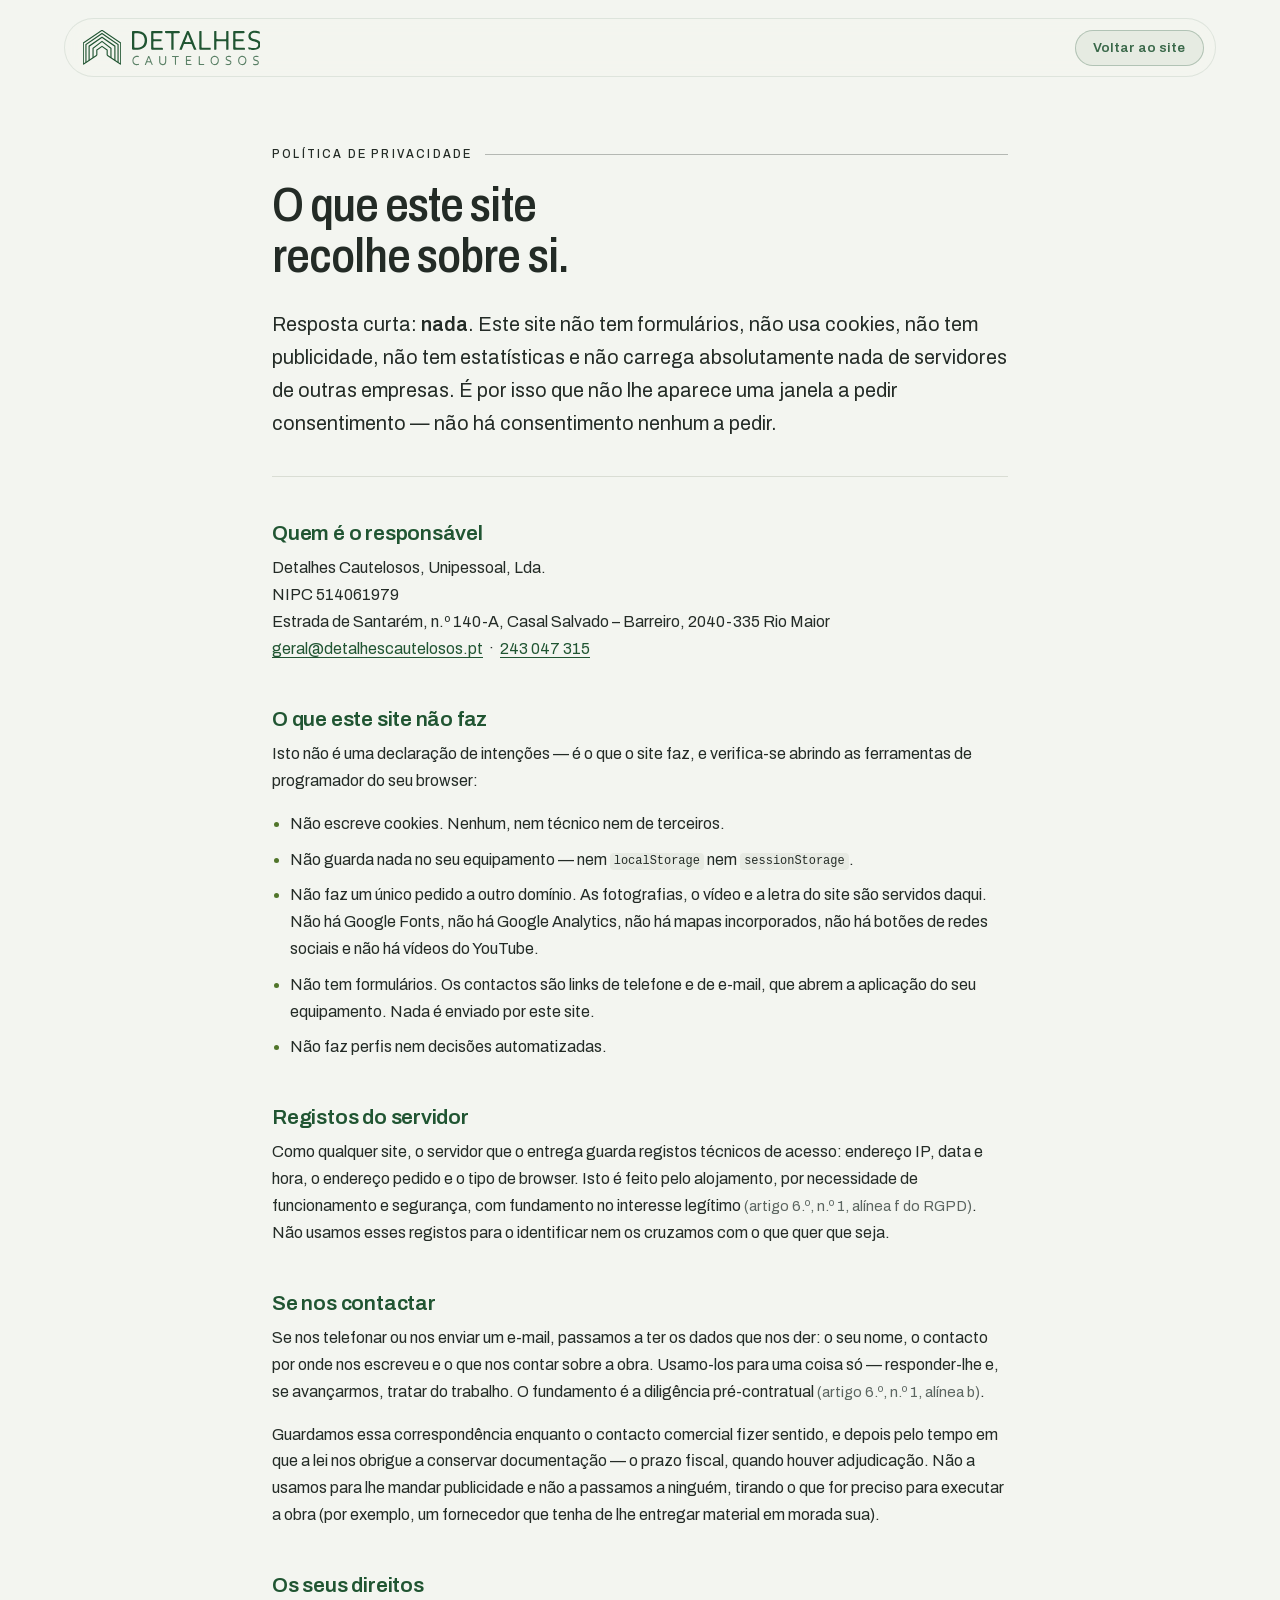
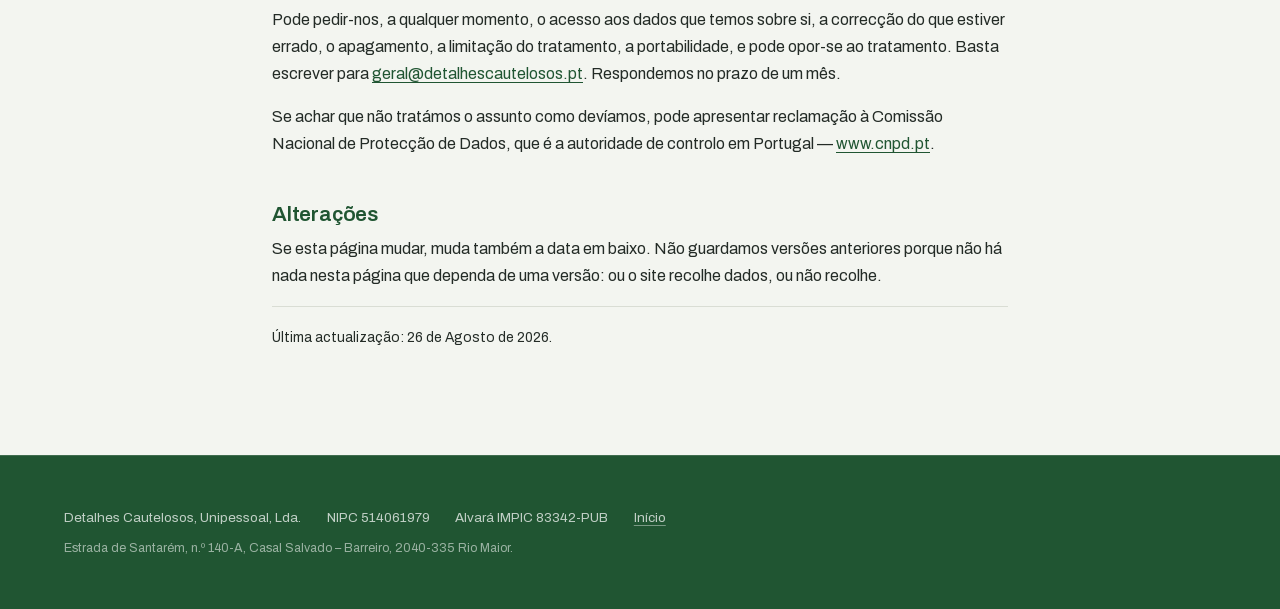
<file: privacidade.html>
<!doctype html>
<html lang="pt">
<head>
<meta charset="utf-8">
<meta name="viewport" content="width=device-width, initial-scale=1">
<title>Política de privacidade — Detalhes Cautelosos</title>
<meta name="description" content="O que este site recolhe, o que não recolhe, e o que acontece aos seus dados se nos contactar.">
<meta name="theme-color" content="#F3F5F0">
<meta name="robots" content="index, follow">

<!-- ⚠️ `marca/…` e nao `../detalhes-cautelosos/marca/…`. O caminho antigo saia de `public/`, e o
     servidor respondia 200 com o fallback em vez do ficheiro: doze `var(--dc-…)`
     por definir nesta pagina, todos a falhar em silencio. O ficheiro que esta
     aqui e GERADO por `app/gera-marca.py` a partir de `marca/dc-cores.css` —
     uma paleta, um sitio. -->
<link rel="stylesheet" href="marca/dc-cores.css">
<link rel="stylesheet" href="tipo.css">
<link rel="stylesheet" href="estilo.css">
<link rel="stylesheet" href="texto.css">
</head>
<body>

<header class="barra barra--fixa barra--clara">
  <a class="barra__marca" href="index.html" aria-label="Detalhes Cautelosos — início">
    <svg class="barra__simbolo" viewBox="0 0 297 269.89" fill="none"
         stroke="currentColor" stroke-width="9" stroke-linejoin="miter"
         stroke-miterlimit="4" aria-hidden="true">
      <path d="M2,267.89 L2,102.42 L148.5,2.42 L295,102.42 L295,267.89"/>
      <path d="M23,253.89 L23,113.27 L148.5,26.72 L274,113.27 L274,253.89"/>
      <path d="M47.75,237.39 L47.75,126.38 L148.5,55.92 L249.25,126.38 L249.25,237.39"/>
      <path d="M78.5,216.89 L78.5,142.3 L148.5,88.82 L218.5,142.3 L218.5,216.89"/>
      <path d="M108,197.22 L108,157.5 L148.5,127.72 L189,157.5 L189,197.22"/>
      <path d="M108,197.22 L2,267.89"/>
      <path d="M189,197.22 L295,267.89"/>
    </svg>
    <svg class="barra__nome" xmlns="http://www.w3.org/2000/svg" viewBox="308 519 406 120">
      <path fill="currentColor" fill-rule="evenodd" d="M679.76,584C677.75,583.13 680.43,584.23 678,583.46C675.15,582.55 675.55,580.44 675.55,578C675.55,577.14 675.19,576.65 676,575.94C676.99,576.76 680.99,577.77 682.39,578.11C688.63,579.59 699.03,580.45 704,575.5C706.55,572.9 707.45,567.99 706,564.6C705.75,564.03 705.34,563.54 705,563.02C698.17,556.05 685.32,558.96 678.52,550.99C676.36,548.46 675.51,545.28 675.48,542C675.39,534.49 679.29,528.46 686.48,525.99C692.12,524.06 698.23,524.28 704,525.46C705.36,525.73 706.65,526.17 708,526.46C711.54,527.27 711.58,528.71 711.58,532C711.58,532.89 711.81,533.7 711,534.28C709.45,533.42 707.71,532.99 706.02,532.49C700.41,530.85 690.31,529.64 685.61,534C682.65,537.03 681.74,542.14 684,545.83C684.94,546.88 685.79,547.74 687,548.5C693.9,552.88 707.43,551.23 712.58,560.92C713.55,562.74 714,565.1 714.13,567.15C714.23,568.81 714.01,570.46 713.67,572.09C711.18,583.71 699.18,585.9 689,585.52C687.26,585.46 681.12,584.76 679.76,584Z M313,584.52C311.8,584.52 310.31,584.75 309.23,584.11C308.09,583.44 308.07,582.16 308.07,581C308.07,578 308.07,575 308.07,572C308.07,558 308.07,544 308.07,530C308.07,528.82 307.85,527.43 308.68,526.44C309.82,525.09 316.11,525.6 318,525.6C327.12,525.6 336.42,526.02 344.28,531.22C352.43,536.61 355.65,545.55 355.63,555C355.6,564.25 352.52,572.75 344.92,578.42C335.71,585.3 323.86,584.52 313,584.52Z M405,584.52C394.33,584.52 383.67,584.52 373,584.52C371.89,584.52 370.39,584.78 369.4,584.11C368.37,583.42 368.5,582.07 368.5,581C368.5,578 368.5,575 368.5,572C368.5,558 368.5,544 368.5,530C368.5,528.75 368.15,526.77 369.42,525.96C370.64,525.19 376.29,525.6 378,525.6C385,525.6 392,525.6 399,525.6C399.69,525.6 404.02,525.41 404.17,526C404.59,527.54 404.31,529.42 404.31,531C404.21,531.29 404.14,531.6 404,531.88C403.81,532.25 403.18,532.07 402.76,532.11C401.18,532.26 399.59,532.22 398,532.22C392,532.22 386,532.22 380,532.22C378.85,532.22 377.42,531.99 376.44,532.76C375.46,533.54 375.6,534.9 375.6,536C375.6,539 375.6,542 375.6,545C375.6,546.35 375.26,549.35 376.03,550.46C376.83,551.62 379.76,551.23 381,551.23C386,551.23 391,551.23 396,551.23C396.87,551.23 399.29,551.01 400,551.23C400.37,551.34 400.68,551.62 401,551.84C401.17,551.96 401.1,556.42 401.1,557C400.39,557.81 397.14,557.57 396,557.57C390.67,557.57 385.33,557.57 380,557.57C378.77,557.57 376.78,557.21 375.98,558.45C375.22,559.62 375.6,561.68 375.6,563C375.6,566.67 375.6,570.33 375.6,574C375.6,575.17 375.32,577.13 376.57,577.84C377.68,578.46 381.6,578.13 383,578.13C388.67,578.13 394.33,578.13 400,578.13C401.45,578.13 403.45,577.76 404.71,578.68C405.96,579.58 406.03,583.5 405.77,584C405.63,584.28 405.26,584.35 405,584.52Z M439,584.37C437.96,584.53 432.66,584.9 432.16,584C432,583.71 432.16,583.33 432.16,583C432.16,567.67 432.16,552.33 432.16,537C432.16,535.76 432.55,533.77 431.47,532.84C430.38,531.91 428.31,532.22 427,532.22C424,532.22 421,532.22 418,532.22C416.68,532.22 414.64,532.61 413.45,531.93C412,531.11 412.42,527.4 412.57,526C413.38,525.25 414.93,525.6 416,525.6C418.33,525.6 420.67,525.6 423,525.6C433,525.6 443,525.6 453,525.6C454.42,525.6 456.43,525.24 457.72,525.96C458.99,526.67 459.19,529.78 458.89,531C458.8,531.36 458.56,531.67 458.39,532C457.35,532.58 454.3,532.22 453,532.22C449,532.22 445,532.22 441,532.22C440.22,532.22 439.65,531.96 439.35,533C439.25,533.34 439.48,533.69 439.48,534.04C439.48,534.37 439.37,534.68 439.35,535C439.17,537.64 439.35,540.35 439.35,543C439.35,555 439.35,567 439.35,579C439.35,580.13 439.59,583.06 439.35,584C439.31,584.16 439.12,584.24 439,584.37Z M511,584.42C509.86,584.53 504.87,584.78 504,584.48C503.79,584.4 503.69,584.16 503.53,584C503.17,582.76 502.57,581.63 502.11,580.42C500.76,576.84 498.2,571.41 497.29,568C497.07,567.67 496.8,567.17 496.43,567C495.66,566.64 491.99,566.72 491,566.72C485,566.72 479,566.72 473,566.72C472.84,566.8 472.12,567.14 472,567.32C471.48,568.12 470.88,570.01 470.48,570.97C468.96,574.59 467.41,578.28 466.17,582C465.79,582.58 465.49,584.21 465,584.39C463.93,584.79 459.33,584.54 458,584.45C457.85,584.3 457.56,584.21 457.56,584C457.56,583.66 458.54,581.75 458.72,581.32C460.07,578 461.46,574.69 462.78,571.36C466.64,561.62 470.54,551.86 474.65,542.22C476.04,538.93 477.32,535.59 478.69,532.29C479.1,531.3 479.37,529.85 480.03,529C480.31,528.35 480.44,527.64 480.75,527C481.67,525.13 486.68,525.13 487.85,526.66C488.86,528 490.61,533.24 491.41,535.12C493.43,539.83 495.33,544.6 497.21,549.36C499.36,554.8 501.73,560.15 503.86,565.6C505.32,569.34 507.65,575.64 509.37,579C509.55,579.69 511.4,584 511.4,584C511.4,584.19 511.13,584.28 511,584.42Z M556,584.5C545.68,584.73 535.33,584.52 525,584.52C523.89,584.52 522.4,584.78 521.41,584.11C520.39,583.41 520.53,582.06 520.53,581C520.53,578 520.53,575 520.53,572C520.53,558.33 520.53,544.67 520.53,531C520.53,529.68 520.15,527.61 520.94,526.45C521.85,525.1 525.53,525.6 527,525.6C528,526.37 527.63,527.71 527.65,529C527.68,532 527.65,535 527.65,538C527.65,550 527.65,562 527.65,574C527.65,575.16 527.38,577.11 528.62,577.82C529.74,578.46 533.59,578.13 535,578.13C540.33,578.13 545.67,578.13 551,578.13C551.66,578.13 555.68,577.98 556,578.17C556.79,578.63 556.48,583.01 556.48,584C556.32,584.17 556.16,584.33 556,584.5Z M612,584.52C611.05,584.52 606.57,584.71 606,584.51C605.28,584.26 605.51,583.53 605.51,583C605.51,576 605.51,569 605.51,562C605.51,560.74 605.86,558.76 604.59,557.94C603.41,557.18 598.59,557.57 597,557.57C591,557.57 585,557.57 579,557.57C577.77,557.57 575.78,557.21 574.98,558.45C574.23,559.61 574.6,562.6 574.6,564C574.6,569 574.6,574 574.6,579C574.6,580.36 574.99,582.42 574.16,583.61C573.17,585.04 569.56,584.52 568,584.52C567.83,584.35 567.58,584.23 567.5,584C567.31,583.43 567.5,581.66 567.5,581C567.5,577.67 567.5,574.33 567.5,571C567.5,557.67 567.5,544.33 567.5,531C567.5,529.68 567.12,527.6 567.92,526.44C568.85,525.1 572.52,525.6 574,525.6C574.16,525.74 574.4,525.81 574.48,526C574.84,526.83 574.6,529.95 574.6,531C574.6,536.33 574.6,541.67 574.6,547C574.6,548.18 574.27,550.16 575.51,550.9C576.67,551.6 581.45,551.23 583,551.23C589,551.23 595,551.23 601,551.23C602.19,551.23 604.21,551.63 605.05,550.49C605.87,549.38 605.51,546.36 605.51,545C605.51,540.33 605.51,535.67 605.51,531C605.51,529.68 605.13,527.6 605.93,526.44C606.85,525.1 610.53,525.6 612,525.6C612.96,526.38 612.6,527.84 612.62,529C612.66,532.33 612.62,535.67 612.62,539C612.62,552.33 612.62,565.67 612.62,579C612.62,579.73 612.78,583.6 612.62,584C612.52,584.25 612.21,584.35 612,584.52Z M664,584.52C653.33,584.52 642.67,584.52 632,584.52C630.89,584.52 629.4,584.77 628.42,584.1C627.42,583.41 627.56,582.06 627.56,581C627.56,578 627.56,575 627.56,572C627.56,558 627.56,544 627.56,530C627.56,528.77 627.2,526.78 628.45,525.98C629.66,525.2 635.3,525.6 637,525.6C644,525.6 651,525.6 658,525.6C659.31,525.6 661.38,525.23 662.54,525.99C663.91,526.88 663.5,530.7 663.07,532C662.63,532.44 657.89,532.22 657,532.22C651,532.22 645,532.22 639,532.22C637.85,532.22 636.45,532 635.48,532.79C634.53,533.56 634.69,534.92 634.69,536C634.69,539 634.69,542 634.69,545C634.69,546.37 634.35,549.26 635.11,550.42C635.89,551.59 638.78,551.23 640,551.23C645,551.23 650,551.23 655,551.23C656.48,551.23 658.69,550.8 660,551.61C660.43,551.88 660.25,556.25 660.25,557C659.45,557.91 656.23,557.57 655,557.57C649.67,557.57 644.33,557.57 639,557.57C637.79,557.57 635.8,557.22 635.03,558.47C634.31,559.64 634.69,561.69 634.69,563C634.69,566.67 634.69,570.33 634.69,574C634.69,575.14 634.43,577.09 635.65,577.8C636.79,578.46 640.58,578.13 642,578.13C647.67,578.13 653.33,578.13 659,578.13C660.49,578.13 662.47,577.78 663.77,578.68C665.18,579.65 665.16,583.63 664.93,584C664.75,584.3 664.31,584.35 664,584.52Z M321,532.23C319.41,532.21 316.83,531.72 315.78,533.29C314.9,534.59 315.29,542.02 315.29,544C315.29,553.67 315.29,563.33 315.29,573C315.29,574.29 314.98,576.37 315.88,577.45C316.85,578.61 320.58,578.13 322,578.1C328.19,577.98 334.9,577.38 340.01,573.51C341.83,572.12 343.63,570.3 344.81,568.33C349.29,560.91 349.42,549.06 344.83,541.67C343.84,540.08 342.44,538.68 341.03,537.47C335.43,532.67 328.02,532.31 321,532.23Z M493.83,560C493.02,556.69 491.45,553.53 490.24,550.33C489.2,547.59 487.92,543.45 486.7,541C486.56,540.4 485.27,535.64 484.31,536.19C483.32,536.76 482.39,540.36 482,541.5C481.03,544.33 478.01,552.75 476.72,555C476.52,555.75 474.9,559.25 475.24,559.86C475.61,560.53 477.42,560.39 478,560.41C481.33,560.52 484.67,560.41 488,560.41C489.84,560.41 492.17,560.82 493.83,560Z"/>
      <path fill="currentColor" fill-rule="evenodd" opacity=".72" d="M326,633.07C323.66,633.38 321.3,633.14 319.02,632.54C312.33,630.77 309.38,625.71 309.31,619C309.27,615.33 310.06,611.81 312.35,608.86C315.12,605.3 319.61,603.65 324,603.57C325.71,603.62 328.12,603.64 329.4,605.01C330.22,605.88 329.85,605.87 329.83,606.75C329.82,607.47 330.78,607.61 329,608.01C328.22,607.48 327.87,607.61 327,607.47C322.25,606.75 318.17,607.36 314.85,611C312.24,615.31 311.97,619.21 313.49,624C316.09,629.02 320.68,630.01 326,629.57C326.79,629.49 327.23,629.49 328,629.25C328.01,629.24 328.99,628.75 329,628.75C330.49,628.75 330.41,631.12 329.68,632C329.51,632.21 329.23,632.28 329,632.42C327.99,632.61 326.99,632.82 326,633.07Z M570.4,633.18C566.39,633.27 562.28,632.1 559.63,628.9C553.28,621.25 555.73,605.44 567.18,603.77C579.69,601.94 585.59,616.14 580.61,626.11C578.6,630.12 575.48,631.94 571.3,633.05Z M614,633.01C610.9,633.51 608.01,632.94 605,632.23C603.88,631.55 603.55,631.38 603.61,630C603.68,628.43 604.06,628.42 605.51,629C608.06,630.02 613.21,629.84 615.83,629C616.25,628.86 616.61,628.57 617,628.36C618.44,627.01 619.36,624.36 618,622.63C616.11,620.08 612.35,619.88 609.53,618.94C608.25,618.51 607.15,617.85 606,617.15C602.98,614.26 603.46,609.22 606,606.22C608.99,603.23 614.21,603.08 618,604.25C619.04,604.47 620.98,604.52 621.13,606C621.21,606.72 620.97,608.58 619.77,608C617.44,607.1 614.47,606.86 612,607.15C611.81,607.18 610.18,607.48 610,607.55C607.23,608.6 606.82,611.58 607.91,614C611.3,617.65 616.81,615.68 621.21,621C622.19,623.98 622.2,627.88 619.88,630.3C619.06,631.15 618,631.71 617,632.31C616.01,632.53 614.95,632.65 614,633.01Z M657.4,633.18C653.39,633.27 649.28,632.1 646.63,628.9C640.28,621.25 642.73,605.44 654.18,603.77C666.69,601.94 672.59,616.14 667.61,626.11C665.6,630.12 662.48,631.94 658.3,633.05Z M700,633.13C697.08,633.39 694.83,632.84 692,632.34C690.82,631.77 690.29,631.5 690.38,630C690.47,628.55 690.79,628.37 692.16,629C694.79,629.93 699.87,630.06 702.5,629C703.05,628.78 703.5,628.37 704,628.05C705.36,626.69 705.61,624.68 704.85,623C704.68,622.7 704.39,622 704,621.74C700.68,619.48 696.35,619.6 693,617.4C689.63,614.44 690.04,609.22 692.78,606C695.66,603.2 701.45,603.14 705,604.33C705.5,604.43 706.96,604.48 707.26,605C707.53,605.48 708.25,608.17 707,608.17C706.65,608.17 706.33,607.92 706,607.8C702.93,607.06 700.1,606.85 697,607.48C693.74,608.71 693.41,611.06 694.57,614C697.06,616.65 701.2,616.55 704.36,618C704.93,618.26 705.45,618.63 706,618.93C706.33,619.23 706.7,619.5 707,619.84C709.25,622.38 709.06,627.48 706.88,630C704.43,632.35 703.2,632.36 700,633.13Z M373,632.43C372.74,632.45 371.26,632.57 371,632.5C369.36,632.03 367.73,626.58 367.29,625C366.48,624.2 365.04,624.49 364,624.47C361.24,624.4 357.67,624.17 355,624.65C354.46,625.18 352.75,629.97 352.46,631C351.96,632.53 351.75,632.54 350,632.5C349.73,632.49 348.55,632.62 348.42,632C348.34,631.64 348.83,630.73 349,630.38C349.92,628.69 352.36,621.88 353.21,619.64C354.65,615.8 356.59,611.93 357.72,608C358.53,606.39 358.73,604.51 360.98,604.59C361.65,604.62 361.89,604.58 362.45,604.98C363.86,605.99 364.69,609.6 365.36,611.22C366.73,614.56 367.99,617.94 369.32,621.29C370.08,623.17 370.97,625.06 371.56,627C371.89,627.85 373.52,631.4 373.43,632C373.4,632.2 373.14,632.29 373,632.43Z M398,631.41C396.92,630.53 395.93,629.49 395.27,628.26C393.05,624.08 393.75,615.75 393.75,611C393.75,609.56 393.37,606.64 394.05,605.4C394.67,604.27 396.37,604.27 397.01,605.38C397.74,606.61 397.36,608.64 397.36,610C397.36,613.33 397.33,616.67 397.36,620C397.37,621.74 397.15,623.97 398,625.53C398.26,626.01 398.41,626.54 398.71,627C398.81,627.15 399,627.21 399.12,627.33C401.25,629.34 403.01,629.85 406,629.6C407.1,629.5 408.08,629.52 409,628.85C413.05,626.83 412.6,621.85 412.6,618C412.6,615.33 412.6,612.67 412.6,610C412.6,608.63 412.22,606.6 412.96,605.37C413.61,604.28 415.3,604.28 415.9,605.42C416.55,606.66 416.17,609.57 416.17,611C416.17,616.47 417.15,625.63 413.5,630C409.4,634.02 402.85,633.87 398,631.41Z M447,632.05C443.48,633.64 443.55,630.48 443.55,628C443.55,622 443.55,616 443.55,610C443.55,609.62 443.59,608.37 443.44,608C443.22,607.46 442.33,607.61 442,607.6C440.34,607.56 438.67,607.6 437,607.6C436.92,607.6 435.08,607.61 435,607.58C433.82,607.17 433.87,604.8 435,604.36C435.12,604.32 436.88,604.33 437,604.33C441.33,604.33 445.67,604.33 450,604.33C451.45,604.33 454.39,603.95 455.58,604.83C456.55,605.55 456.1,607.38 456,607.47C455.81,607.64 454.2,607.6 454,607.6C452.96,607.6 447.67,607.31 447.21,608C447.02,608.28 447.1,608.67 447.05,609C447.05,615 447.05,621 447.05,627C447.05,627.57 447.15,631.9 447,632.05Z M496,632.07C494.19,632.85 491.96,632.5 490,632.5C486.67,632.5 483.33,632.5 480,632.5C479.57,632.49 478.5,632.66 478.25,632C478.12,631.65 478.4,631.27 478.4,630.9C478.4,630.59 478.28,630.3 478.25,630C478.18,629.02 478.25,627.99 478.25,627C478.25,621 478.25,615 478.25,609C478.25,607.82 478.02,606.37 478.75,605.34C479.5,604.28 480.85,604.33 482,604.33C484.67,604.32 487.33,604.33 490,604.33C491.34,604.33 493.83,604 495,604.6C495.53,604.87 495.33,605.59 495.33,606C495.33,607.83 494.7,607.6 493,607.6C490.33,607.6 487.67,607.6 485,607.6C484.04,607.6 482.93,607.45 482,607.74C481.52,607.89 481.61,608.75 481.59,609C481.49,610.65 481.59,612.35 481.59,614C481.59,614.47 481.55,615.54 481.7,616C481.84,616.44 482.89,616.41 483,616.42C484.98,616.56 487.02,616.42 489,616.42C489.82,616.42 492.35,616.21 493,616.44C494.09,616.81 494.04,619.24 493,619.65C492.94,619.68 491.06,619.67 491,619.67C488.33,619.67 485.67,619.67 483,619.67C482.6,619.74 481.95,619.61 481.82,620C481.23,621.68 481.59,625.12 481.59,627C481.59,627.61 481.46,628.49 482,628.99C482.13,629.11 482.34,628.85 482.52,628.87C482.76,628.89 482.97,629.06 483.2,629.1C483.79,629.21 484.4,629.17 485,629.18C488,629.23 491,629.18 494,629.18C495.77,629.18 496.07,629.41 496.07,631C496.07,632.04 496.31,631.76 496,632.07Z M536,632.05C534.42,632.76 532.72,632.5 531,632.5C527.67,632.5 524.33,632.5 521,632.5C520.62,632.5 519.33,632.58 519,632.25C518.83,632.08 519.08,631.78 519.05,631.55C519.02,631.3 518.85,631.09 518.8,630.85C518.57,629.64 518.75,628.23 518.75,627C518.75,621.33 518.75,615.67 518.75,610C518.75,608.65 518.37,606.63 519.05,605.4C519.91,603.84 521.96,604.59 522.28,606.11C522.65,607.84 522.36,610.21 522.36,612C522.36,616.33 522.36,620.67 522.36,625C522.36,626.12 522.13,627.52 522.9,628.47C523.63,629.38 524.98,629.18 526,629.18C528.67,629.18 531.33,629.18 534,629.18C535.78,629.18 536.05,629.43 536.05,631C536.05,632.02 536.29,631.76 536,632.05Z M573.19,629C578.94,625.9 580.06,618.83 578.09,613C577.6,612.29 577.28,611.46 576.77,610.74C574.83,607.99 571.26,606.78 568,607.17C567.93,607.18 566.06,607.49 566,607.51C565.13,607.78 564.21,608.4 563.5,608.96C558.74,612.68 558.71,619.89 560.95,625C561.3,625.41 560.09,623.97 561.58,626C564.06,629.35 568.11,629.97 572,629.46C573.08,629.12 572.72,629.35 573.19,629Z M660.19,629C665.94,625.9 667.06,618.83 665.09,613C664.6,612.29 664.28,611.46 663.77,610.74C661.83,607.99 658.26,606.78 655,607.17C654.93,607.18 653.06,607.49 653,607.51C652.13,607.78 651.21,608.4 650.5,608.96C645.74,612.68 645.71,619.89 647.95,625C648.3,625.41 647.09,623.97 648.58,626C651.06,629.35 655.11,629.97 659,629.46C660.08,629.12 659.72,629.35 660.19,629Z M365.06,621C365.17,620.67 365.41,620.35 365.4,620C365.38,619.55 364.52,617.8 364.32,617.28C363.53,615.19 362.86,613.06 362,611.01C361.81,610.7 361.86,610.23 361.58,610C361.42,609.87 361.19,610.15 360.98,610.19C359.91,610.39 359.89,611.03 359.5,612.01C358.62,614.22 357.98,616.57 357,618.73C355.53,621.39 357.23,621.09 359,621.09C360.33,621.09 361.67,621.09 363,621.09C363.27,621.09 364.84,621.16 365.06,621Z"/>
    </svg>
  </a>
  <nav class="barra__links" aria-label="Principal">
    <a class="barra__cta" href="index.html">Voltar ao site</a>
  </nav>
</header>

<main class="texto">
  <div class="caixa">
    <p class="rotulo">Política de privacidade</p>
    <h1 class="texto__titulo">O que este site recolhe sobre si.</h1>

    <p class="texto__resumo">
      Resposta curta: <strong>nada</strong>. Este site não tem formulários, não
      usa cookies, não tem publicidade, não tem estatísticas e não carrega
      absolutamente nada de servidores de outras empresas. É por isso que não
      lhe aparece uma janela a pedir consentimento — não há consentimento
      nenhum a pedir.
    </p>

    <h2>Quem é o responsável</h2>
    <p>
      <strong>Detalhes Cautelosos, Unipessoal, Lda.</strong><br>
      NIPC 514061979<br>
      Estrada de Santarém, n.º 140-A, Casal Salvado – Barreiro, 2040-335 Rio Maior<br>
      <a href="mailto:geral@detalhescautelosos.pt">geral@detalhescautelosos.pt</a>
      &nbsp;·&nbsp; <a href="tel:+351243047315">243 047 315</a>
    </p>

    <h2>O que este site não faz</h2>
    <p>Isto não é uma declaração de intenções — é o que o site faz, e verifica-se
       abrindo as ferramentas de programador do seu browser:</p>
    <ul>
      <li><strong>Não escreve cookies.</strong> Nenhum, nem técnico nem de terceiros.</li>
      <li><strong>Não guarda nada no seu equipamento</strong> — nem
          <code>localStorage</code> nem <code>sessionStorage</code>.</li>
      <li><strong>Não faz um único pedido a outro domínio.</strong> As
          fotografias, o vídeo e a letra do site são servidos daqui. Não há
          Google Fonts, não há Google Analytics, não há mapas incorporados, não
          há botões de redes sociais e não há vídeos do YouTube.</li>
      <li><strong>Não tem formulários.</strong> Os contactos são links de
          telefone e de e-mail, que abrem a aplicação do seu equipamento. Nada é
          enviado por este site.</li>
      <li><strong>Não faz perfis nem decisões automatizadas.</strong></li>
    </ul>

    <h2>Registos do servidor</h2>
    <p>
      Como qualquer site, o servidor que o entrega guarda registos técnicos de
      acesso: endereço IP, data e hora, o endereço pedido e o tipo de browser.
      Isto é feito pelo alojamento, por necessidade de funcionamento e
      segurança, com fundamento no interesse legítimo
      <span class="lei">(artigo 6.º, n.º 1, alínea f do RGPD)</span>. Não
      usamos esses registos para o identificar nem os cruzamos com o que quer
      que seja.
    </p>
    <!-- ⚠️ ANTES DE PUBLICAR: nomear aqui a empresa de alojamento e o país onde
         o servidor está. O RGPD obriga a informar sobre os subcontratantes, e
         isto só se pode escrever depois de o alojamento estar decidido — o que
         depende do domínio, que também está por decidir. Não se inventa. -->

    <h2>Se nos contactar</h2>
    <p>
      Se nos telefonar ou nos enviar um e-mail, passamos a ter os dados que nos
      der: o seu nome, o contacto por onde nos escreveu e o que nos contar sobre
      a obra. Usamo-los para uma coisa só — responder-lhe e, se avançarmos,
      tratar do trabalho. O fundamento é a diligência pré-contratual
      <span class="lei">(artigo 6.º, n.º 1, alínea b)</span>.
    </p>
    <p>
      Guardamos essa correspondência enquanto o contacto comercial fizer
      sentido, e depois pelo tempo em que a lei nos obrigue a conservar
      documentação — o prazo fiscal, quando houver adjudicação. Não a usamos
      para lhe mandar publicidade e não a passamos a ninguém, tirando o que for
      preciso para executar a obra (por exemplo, um fornecedor que tenha de lhe
      entregar material em morada sua).
    </p>

    <h2>Os seus direitos</h2>
    <p>
      Pode pedir-nos, a qualquer momento, o acesso aos dados que temos sobre si,
      a correcção do que estiver errado, o apagamento, a limitação do
      tratamento, a portabilidade, e pode opor-se ao tratamento. Basta escrever
      para <a href="mailto:geral@detalhescautelosos.pt">geral@detalhescautelosos.pt</a>.
      Respondemos no prazo de um mês.
    </p>
    <p>
      Se achar que não tratámos o assunto como devíamos, pode apresentar
      reclamação à <strong>Comissão Nacional de Protecção de Dados</strong>,
      que é a autoridade de controlo em Portugal —
      <a href="https://www.cnpd.pt" rel="noopener">www.cnpd.pt</a>.
    </p>

    <h2>Alterações</h2>
    <p>
      Se esta página mudar, muda também a data em baixo. Não guardamos versões
      anteriores porque não há nada nesta página que dependa de uma versão: ou
      o site recolhe dados, ou não recolhe.
    </p>

    <p class="texto__data">Última actualização: 26 de Agosto de 2026.</p>
  </div>
</main>

<footer class="rodape">
  <div class="caixa">
    <p class="rodape__linhas">
      <span>Detalhes Cautelosos, Unipessoal, Lda.</span>
      <span>NIPC 514061979</span>
      <span>Alvará IMPIC 83342-PUB</span>
      <span><a href="index.html">Início</a></span>
    </p>
    <p class="rodape__legal">
      Estrada de Santarém, n.º 140-A, Casal Salvado – Barreiro, 2040-335 Rio Maior.
    </p>
  </div>
</footer>

</body>
</html>
</file>
<file: marca/dc-cores.css>
/* GERADO por `gera-marca.py` a partir de `marca/dc-cores.css`.
   Nao editar a mao: edita-se a fonte e volta-se a correr o gerador. */
/* ===========================================================================
   Detalhes Cautelosos — cores da marca
   ---------------------------------------------------------------------------
   Amostradas do logótipo original (`logo-construtora-detalhes.jpg`, 1024 px).
   Não são aproximações: cada uma é a cor sólida dominante da sua zona, contada
   pixel a pixel (o verde ocupa 96,7% da imagem; o oliva 1,3%).
   =========================================================================== */

:root {
  --dc-verde:  #205532;   /* fundo da marca — 1 014 441 px */
  --dc-oliva:  #50752A;   /* símbolo, "CAUTELOSOS" e a régua — 13 972 px */
  --dc-osso:   #E7E1E7;   /* "DETALHES" — 6 223 px. Não é branco puro */
  --dc-cinza:  #969997;   /* "ENGENHARIA E CONCEPÇÃO" */

  /* ⚠️ DERIVADO, não amostrado. Ver a nota abaixo. */
  --dc-oliva-claro: #97CB63;
}

/* ===========================================================================
   ⚠️ O OLIVA DA MARCA NÃO SERVE PARA TEXTO SOBRE O VERDE. A conta:
   ---------------------------------------------------------------------------
     oliva  sobre verde   1,63:1   falha AA de texto (4,5) E o mínimo de
                                   componente de interface (3,0)
     cinza  sobre verde   3,03:1   falha AA de texto; passa para texto grande
     osso   sobre verde   6,78:1   passa
     branco sobre verde   8,73:1   passa
     oliva  sobre branco  5,36:1   passa

   No logótipo isto não é problema: "CAUTELOSOS" e a régua são desenho, e a
   marca lê-se como um bloco. Numa página é outra coisa — um traço oliva sobre
   o verde fica praticamente invisível, e texto oliva sobre verde é ilegível.

   Portanto, e sem tocar na marca:
     . sobre VERDE  -> texto em `--dc-osso` ou branco; o oliva só em massas
                       grandes de cor, nunca em texto nem em traços finos;
     . sobre BRANCO -> o oliva da marca serve, e é aí que ele deve viver;
     . quando fizer mesmo falta um acento oliva sobre o verde, usa-se
       `--dc-oliva-claro`.

   Como o `--dc-oliva-claro` foi obtido: o oliva da marca em HSV é h=90°,
   s=0,64, v=0,46. Subiu-se o V até o contraste sobre o verde passar 4,5:1 e
   baixou-se a saturação a 80% para não sair néon — h=90° fica intacto, ou seja
   é o MESMO verde-oliva, mais claro. Dá #97CB63 a 4,59:1.
   (Nota: #A9B75A, que andava nos apontamentos como sendo o oliva da marca,
   não é a cor do logótipo — o logótipo é #50752A — e dá 3,99:1, que chega para
   títulos mas não para texto corrido.)
   =========================================================================== */
</file>
<file: tipo.css>
/* ===========================================================================
   TIPOGRAFIA — Archivo, uma família só, duas vozes
   ---------------------------------------------------------------------------
   A escolha saiu de uma comparação com oito candidatas montadas no herói real
   (`_tipos.html`), e não de gosto no vazio:

     . Jost, Cormorant e Bodoni são delicadas de mais. Uma construtora com
       alvará de Classe 6 não se apresenta com traço fino;
     . Prata e Playfair dão gravidade, mas empurram a leitura para
       "promotor imobiliário" em vez de "quem constrói". E a marca é uma sans;
     . Montserrat é limpa e é a fonte que toda a gente usa. Não distingue nada;
     . **Archivo** é uma grotesca desenhada para sinalética e tabelas. Tem o
       registo certo — técnico, sem ser frio — e, ao contrário das outras, tem
       **eixo de largura**.

   É esse eixo que resolve o site inteiro com um ficheiro só: o display vai
   comprimido (largura 82), o texto vai normal (largura 100). Duas vozes que
   nunca desafinam, porque são a mesma letra.

   ⚠️ NÃO SE MISTURA COM O LOGÓTIPO. O wordmark da marca não é Archivo — não é
   fonte nenhuma que exista cá, é traçado (ver `marca/README.md`). A Archivo é a
   voz do SITE; a marca continua a ser desenho. Não se recompõe o logótipo em
   Archivo por parecer parecido.

   O ficheiro: variável nos dois eixos, subsetado a latin + latin-ext,
   **105 kB** em woff2. Cobre todos os pesos e todas as larguras que o site
   usa — não há um segundo pedido para o negrito.
   =========================================================================== */

@font-face {
  font-family: "Archivo";
  src: url("tipo/archivo-var.woff2") format("woff2-variations");
  font-weight: 100 900;
  font-stretch: 62% 125%;
  font-style: normal;
  /* `swap` e não `block`: o texto aparece já com a pilha de recurso e troca
     quando a fonte chega. Num herói cujo LCP é o poster do vídeo, bloquear
     texto por causa de 105 kB é trocar uma métrica boa por uma má. */
  font-display: swap;
}

:root {
  /* ⚠️ A pilha de recurso não é decorativa: é o que se lê durante o `swap`.
     Escolhida por métrica, não por preferência — Segoe UI e Roboto têm altura-x
     e largura próximas da Archivo, portanto o salto quando a fonte troca é
     pequeno. Uma pilha com Georgia dava um solavanco. */
  --dc-tipo: "Archivo", "Segoe UI", Roboto, "Helvetica Neue", Arial, sans-serif;

  /* As duas vozes. Usam-se por `font-variation-settings`, e não por
     `font-weight`/`font-stretch` soltos, para o valor ficar explícito no sítio
     onde se lê. */
  --dc-display: 'wght' 560, 'wdth' 82;
  --dc-corpo:   'wght' 400, 'wdth' 100;
  --dc-forte:   'wght' 600, 'wdth' 100;
  --dc-rotulo:  'wght' 500, 'wdth' 92;
}

html { font-family: var(--dc-tipo); }

body {
  font-variation-settings: var(--dc-corpo);
  /* Números tabulares em toda a parte: este site está cheio de medidas, anos e
     valores em euros, e algarismos de larguras diferentes fazem uma coluna de
     números tremer. */
  font-variant-numeric: tabular-nums;
  -webkit-font-smoothing: antialiased;
  text-rendering: optimizeLegibility;
}
</file>
<file: estilo.css>
/* ⚠️ AS DURACOES SAO AS DA ESCALA DO SITE, escritas por extenso.
   Esta folha e a da `privacidade.html`, servida a parte, e nao ve os tokens
   `--duration-*` do `base.css`. Tinha .3s e .2s — dois valores que nao existem
   em lado nenhum da escala (140/220/380/520/800 ms) e que o `quality-gate`
   assinalava como movimento fora do sistema. Passaram a 380ms e 220ms, que sao
   os degraus 3 e 2. Se a escala mudar, muda aqui tambem: sao numeros, nao
   tokens, e nao ha ninguem a avisar. */
/* ===========================================================================
   Detalhes Cautelosos — o shell e as secções
   ---------------------------------------------------------------------------
   Carrega-se DEPOIS de `dc-cores.css` e `tipo.css`, e ANTES de `heroi.css`.

   A regra que governa este ficheiro e o HTML que o usa:
   **facto que o cliente não confirmou = campo nulo = secção que não existe.**
   Não se enche com texto de encomenda nem com fotografia de banco de imagens.
   O que está cortado está listado no fim do `index.html`, com a razão.
   =========================================================================== */

*, *::before, *::after { box-sizing: border-box; }

body {
  margin: 0;
  background: var(--papel);
  color: var(--dc-tinta);
}

:root {
  /* O papel do site. O blend do herói tem de acabar EXACTAMENTE nesta cor,
     senão a emenda entre o herói e a secção seguinte fica com um degrau. */
  --papel:       #F3F5F0;
  /* O verde do véu do herói NÃO é o verde da marca: é o verde da marca com o
     valor a 38% (H = 140° intacto). O da marca (#205532) é claro de mais para
     escurecer um plano ao sol. Vive aqui e não no `heroi.css` porque a barra
     também o usa, e a barra existe em todas as páginas. */
  --fundo-heroi: #0C2013;

  --dc-tinta:    #232B26;   /* o texto corrido: verde-grafite, não preto */
  --dc-tinta-2:  #5B6560;   /* secundário */
  --dc-linha:    #D9DDD4;
  --dc-ease:     cubic-bezier(.22, 1, .36, 1);
  --dc-caixa:    min(72rem, 100% - 42px);
}

img { max-width: 100%; height: auto; display: block; }
a { color: inherit; }

.caixa { width: var(--dc-caixa); margin-inline: auto; }

/* --- foco visível, e em todo o lado -------------------------------------
   Nunca se apaga o anel de foco. Quem navega a teclado precisa de saber onde
   está, e um `outline: none` sem substituto é a forma mais rápida de tornar um
   site inutilizável sem rato. */
:where(a, button, input, textarea, select, [tabindex]):focus-visible {
  outline: 2px solid var(--dc-oliva);
  outline-offset: 3px;
  border-radius: 4px;
}

/* ===========================================================================
   A BARRA
   ---------------------------------------------------------------------------
   Pílula fixa. Nasce transparente sobre o herói e ganha fundo quando a página
   rola — sem JavaScript, com `animation-timeline: scroll()` onde existe.
   =========================================================================== */
.barra {
  position: fixed;
  inset: 0 0 auto 0;
  z-index: 50;
  display: flex;
  align-items: center;
  justify-content: space-between;
  gap: 1rem;
  width: var(--dc-caixa);
  margin: clamp(12px, 2vh, 20px) auto 0;
  padding: .6rem .7rem .6rem 1.1rem;
  border-radius: 999px;
  color: #fff;
  background: color-mix(in srgb, var(--fundo-heroi) 0%, transparent);
  backdrop-filter: saturate(1.2) blur(0px);
  transition: background 380ms var(--dc-ease), backdrop-filter 380ms var(--dc-ease);
}

/* Onde houver animações ligadas ao scroll, a barra ganha fundo sozinha.
   Onde não houver, fica transparente — que é o estado com que nasce e continua
   legível, porque o véu do herói é denso no topo justamente para isto. */
@supports (animation-timeline: scroll()) {
  @media (prefers-reduced-motion: no-preference) {
    .barra {
      animation: barra-assenta linear both;
      animation-timeline: scroll();
      animation-range: 0 60vh;
    }
    @keyframes barra-assenta {
      to {
        background: color-mix(in srgb, var(--fundo-heroi) 92%, transparent);
        backdrop-filter: saturate(1.4) blur(10px);
      }
    }
  }
}

.barra__marca {
  display: flex;
  align-items: center;
  gap: .7rem;
  /* ⚠️ Um <a> vem sublinhado por omissão, e a marca aparecia com um traço por
     baixo do nome. Um logótipo sublinhado não é um logótipo, é um link. */
  text-decoration: none;
}
/* ⚠️ Na barra vai o SÍMBOLO, não a assinatura inteira. A assinatura mede
   844x520 e o `ENGENHARIA E CONCEPÇÃO` tem 2,4% da largura dela — a 40 px de
   altura ficava com 1 px de corpo, ou seja uma mancha. O símbolo sozinho é
   marca deles e lê-se sempre.
   E NÃO se recompõe o wordmark em Archivo para caber: isso era inventar um
   logótipo novo. Ver `marca/README.md`. */
.barra__simbolo { width: 38px; height: auto; color: currentColor; }
/* ⚠️ O NOME NA BARRA É O TRAÇADO DA MARCA, não texto composto.
   Estava em Archivo, que é a voz do SITE e não a letra da marca — o wordmark é
   traçado e não corresponde a fonte nenhuma. Escrever o nome da empresa noutra
   letra, encostado ao símbolo dela, é inventar um segundo logótipo.
   A assinatura inteira não cabe aqui (o `ENGENHARIA E CONCEPÇÃO` ficaria com
   menos de 1 px de corpo), por isso a barra leva só as duas linhas que se leem.
   Ver `marca_barra()` em `marca/emite_assinatura.py`. */
.barra__nome {
  /* 38 px de caixa: o viewBox tem 120 de altura e a tinta ocupa 108, portanto a
     maiúscula do DETALHES fica com 62/120 x 38 = 19,6 px — que é o tamanho a
     que uma marca de barra se lê sem gritar. A 26 px ficava com 13 px e
     desaparecia ao lado do símbolo. */
  height: 38px;
  width: auto;
  color: currentColor;
}
@media (max-width: 30rem) {
  .barra__simbolo { width: 32px; }
  .barra__nome { height: 32px; }
}
.barra__links { display: flex; align-items: center; gap: clamp(.8rem, 2.2vw, 1.8rem); }
.barra__links a {
  font-size: .84rem; text-decoration: none; opacity: .88;
  transition: opacity 220ms var(--dc-ease);
}
.barra__links a:hover { opacity: 1; }
.barra__cta {
  padding: .6rem 1.1rem; border-radius: 999px;
  background: rgba(255,255,255,.14);
  border: 1px solid rgba(255,255,255,.28);
  font-variation-settings: var(--dc-forte);
  transition: background 220ms var(--dc-ease);
}
.barra__cta:hover { background: rgba(255,255,255,.24); }

/* ⚠️ A BARRA NASCEU PARA UM HERÓI ESCURO, E A PRIVACIDADE NÃO TEM HERÓI.
   O `.barra { color: #fff }` e o `.barra__cta` a branco translúcido foram
   escritos para assentar sobre o vídeo da obra. A `privacidade.html` é uma
   página de papel — fundo osso — e herdou as duas coisas: a marca e o único
   caminho de volta ao site ficavam a **1,1:1**, ou seja, invisíveis. Não é
   pouco contraste: é branco sobre branco.

   Nunca ninguém tinha aberto esta página. Ela é linkada do rodapé da home e do
   fim do orçamento, e esteve assim desde que existe.

   Um modificador e não uma alteração ao `.barra`: quem vier a pôr esta barra
   sobre uma fotografia continua a querer o branco. Quem a puser sobre papel
   escreve `barra--clara` e diz o que está a fazer. */
/* ⚠️ COM VALOR DE RESERVA, E A RAZÃO É FEIA: os tokens da marca NÃO CHEGAM a
   esta página. O `<link href="../detalhes-cautelosos/marca/dc-cores.css">` do `privacidade.html`
   resolve para `/detalhes-cautelosos/marca/dc-cores.css`, que responde 200 — mas o que vem é o
   fallback do servidor, não o ficheiro: em `public/marca/` só há SVGs. Ou seja,
   `--dc-verde` está por definir, e sem reserva esta regra caía para a tinta
   herdada e passava por boa por acidente. Escrito assim, funciona hoje e
   continua a funcionar no dia em que os tokens chegarem. O `<link>` partido é
   um defeito à parte — está na fila como D9. */
/* ⚠️ `.barra.barra--clara` e nao `.barra--clara`: as duas classes dao
   especificidade 0,2,0 e ganham ao `.barra` (0,1,0) sem depender da ordem do
   ficheiro nem de `!important`. Com uma classe so, a regra empatava com o
   `.barra` de dentro do `@supports` e o resultado dependia de quem viesse
   depois — e a animacao continuava a pintar o fundo. */
.barra.barra--clara {
  color: var(--dc-verde, #205532);
  /* ⚠️ E A BARRA NÃO ESCURECE AQUI. Sem isto, a correcção só funcionava numa
     largura — foi o erro do tick 15, que mediu a 375 e deu por encerrado.
     A `.barra` ganha um fundo `#0C2013` sozinha, por `animation-timeline:
     scroll()`, e a 1440 px, onde esta página mal chega a ter percurso de
     scroll, esse fundo aparece logo. Tinta verde-escura sobre pastilha
     verde-escura é o mesmo defeito de antes com as cores trocadas.
     O próprio comentário dessa regra diz porque é que ela existe: «onde houver
     animações ligadas ao scroll, a barra ganha fundo». Esta página não tem
     herói nem animação nenhuma — o fundo não está a proteger leitura de coisa
     alguma, está só a tapar a marca. */
  animation-name: none;
  /* ⚠️ FUNDO DE PAPEL, E NAO `transparent` — O TICK 19 ERROU AQUI.
     Tirar o fundo resolvia o topo e partia o resto: a barra e `fixed`, e sem
     nada por tras dela o texto passa-lhe por baixo. A 375 px, ja com scroll, o
     titulo «Os seus direitos» ficava impresso por cima do proprio logotipo.
     Trocar um defeito por outro nao e corrigir.
     A barra desta pagina e uma pastilha de papel: fundo claro sempre, tinta
     escura sempre, a qualquer altura de scroll e a qualquer largura. O
     `animation-name: none` continua a fazer falta para o estado escuro do
     `@supports` nunca chegar a aplicar-se. */
  background: color-mix(in srgb, #F3F5EF 92%, transparent);
  backdrop-filter: saturate(1.15) blur(10px);
  border: 1px solid rgba(32, 85, 50, .10);
}
.barra.barra--clara .barra__cta {
  background: rgba(32, 85, 50, .07);
  border-color: rgba(32, 85, 50, .3);
}
.barra.barra--clara .barra__cta:hover { background: rgba(32, 85, 50, .13); }

/* ⚠️ ALVOS DE TOQUE DA BARRA — 38 e 36 px medidos, e o minimo confortavel sao
   44. Estende-se so a area clicavel, com um pseudo-elemento centrado que nao
   pinta nada: engordar a pastilha com `padding` mudava o desenho da barra para
   resolver um problema de dedo. Nao se aplica aos links dentro do texto da
   pagina — esses estao isentos e alarga-los criava caixas invisiveis a
   sobrepor-se as linhas vizinhas. */
.barra__marca, .barra__cta { position: relative; }
.barra__marca::after, .barra__cta::after {
  content: "";
  position: absolute;
  top: 50%;
  left: 50%;
  width: max(100%, 44px);
  height: max(100%, 44px);
  transform: translate(-50%, -50%);
}

@media (max-width: 46rem) {
  /* Ao telemóvel a barra guarda o essencial: a marca e a acção. Os links da
     página vivem no corpo, e a página é curta o suficiente para não precisar
     de um menu que se abre. Um hambúrguer aqui era um botão a esconder três
     links. */
  .barra__links a:not(.barra__cta) { display: none; }
}

/* ===========================================================================
   SECÇÕES
   =========================================================================== */
.seccao {
  padding-block: clamp(4rem, 11vh, 7.5rem);
  /* ⚠️ `clip` e não `hidden`, e existe por uma razão medida.
     O bafo de luz da marca animada (`.dcma__luz`) sangra 12% para fora da caixa
     dela. Havia uma protecção para isso, mas presa a um breakpoint de 768 px —
     e o problema não é de breakpoint, é de quanto espaço sobra à direita, que
     varia continuamente com a largura. A 1200 px a página rolava 31 px na
     horizontal; a 390 e a 1440 não. Um defeito que só aparece no meio da escala
     é um defeito que passa nos testes.
     `clip` corta o excesso sem criar um contexto de scroll — ao contrário de
     `hidden`, que criaria e partiria `position: sticky` e a âncora de scroll. */
  overflow-x: clip;
}
.seccao--escura {
  background: var(--dc-verde);
  color: #fff;

  /* ⚠️ AQUI REDEFINEM-SE OS TOKENS, não se pintam elementos um a um.
     O oliva da marca (#50752A) sobre o verde da marca dá **1,63:1** — falha o
     AA de texto (4,5) E o mínimo de 3,0 para componentes de interface. Está
     medido em `marca/dc-cores.css`. No logótipo isso não faz mal, porque a
     marca lê-se como um bloco; numa secção de página, o "CAUTELOSOS" e a régua
     ficavam praticamente invisíveis — e foi o que aconteceu à primeira.

     Redefinir `--dc-oliva` dentro da secção faz com que TUDO o que herda o
     papel "oliva" — o símbolo animado, o wordmark, os rótulos — passe à
     variante clara sem que nenhum deles precise de saber onde está.
     É a diferença entre um sistema de cor e uma lista de excepções. */
  --dc-oliva: var(--dc-oliva-claro);
  --dc-cinza: rgba(255, 255, 255, .70);
}

.rotulo {
  display: flex; align-items: center; gap: .8rem;
  margin: 0 0 clamp(1.2rem, 3vh, 2rem);
  font-size: .76rem; letter-spacing: .18em; text-transform: uppercase;
  font-variation-settings: var(--dc-rotulo);
  color: var(--dc-tinta-2);
}
.seccao--escura .rotulo { color: var(--dc-oliva-claro); }
.rotulo::after {
  content: ""; flex: 1; height: 1px; background: currentColor; opacity: .3;
}

.titulo {
  margin: 0 0 clamp(1rem, 2.5vh, 1.6rem);
  font-size: clamp(1.7rem, 4.4vw, 2.9rem);
  font-variation-settings: var(--dc-display);
  letter-spacing: -.018em;
  line-height: 1.08;
  max-width: 20ch;
  text-wrap: balance;
}
.lede { margin: 0; max-width: 56ch; font-size: clamp(1rem, 1.6vw, 1.12rem);
        color: var(--dc-tinta-2); }
.seccao--escura .lede { color: rgba(255,255,255,.82); }

/* ===========================================================================
   O QUE FAZEMOS
   =========================================================================== */
.servicos {
  margin-top: clamp(2rem, 5vh, 3.4rem);
  display: grid;
  gap: 1px;
  background: var(--dc-linha);
  border-block: 1px solid var(--dc-linha);
  grid-template-columns: repeat(auto-fit, minmax(15rem, 1fr));
}
.servico { background: var(--papel); padding: clamp(1.4rem, 3vw, 2.2rem); }
.servico h3 {
  margin: 0 0 .5rem;
  font-size: 1.06rem;
  font-variation-settings: var(--dc-forte);
  letter-spacing: -.005em;
}
.servico p { margin: 0; font-size: .94rem; color: var(--dc-tinta-2); line-height: 1.6; }
.servico__n {
  display: block; margin-bottom: 1.1rem;
  font-size: .74rem; letter-spacing: .14em;
  font-variation-settings: var(--dc-rotulo);
  color: var(--dc-oliva);
}

/* ===========================================================================
   NÚMEROS — a faixa de prova
   =========================================================================== */
.numeros {
  margin: 0; padding: 0; list-style: none;
  display: grid; gap: clamp(1.6rem, 4vw, 3rem);
  grid-template-columns: repeat(auto-fit, minmax(11rem, 1fr));
}
.numeros div { border-top: 1px solid rgba(255,255,255,.22); padding-top: 1rem; }
.numeros dt {
  font-size: .74rem; letter-spacing: .16em; text-transform: uppercase;
  font-variation-settings: var(--dc-rotulo);
  color: var(--dc-oliva-claro);
  margin-bottom: .5rem;
}
.numeros dd {
  margin: 0;
  font-size: clamp(1.9rem, 4.6vw, 2.9rem);
  font-variation-settings: var(--dc-display);
  letter-spacing: -.02em;
  line-height: 1;
}
.numeros dd small {
  display: block; margin-top: .5rem;
  font-size: .82rem; letter-spacing: 0; line-height: 1.45;
  font-variation-settings: var(--dc-corpo);
  color: rgba(255,255,255,.72);
}

/* ===========================================================================
   OBRAS
   =========================================================================== */
.obras {
  margin-top: clamp(2rem, 5vh, 3.4rem);
  display: grid; gap: clamp(1.4rem, 3vw, 2.4rem);
  grid-template-columns: repeat(auto-fit, minmax(17rem, 1fr));
}
.obra { margin: 0; }
.obra img {
  width: 100%; aspect-ratio: 4 / 3; object-fit: cover;
  background: #E4E7E0;
}
.obra figcaption { padding-top: 1rem; }
.obra h3 {
  margin: 0 0 .35rem;
  font-size: 1.04rem;
  font-variation-settings: var(--dc-forte);
}
/* ⚠️ A localidade e o ano NÃO são decoração. Uma grelha de fotografias sem
   legenda não prova nada — podia ser de qualquer construtor. É a legenda que
   transforma uma fotografia bonita em obra feita por eles. Se uma obra chegar
   sem localidade ou sem ano, não entra. */
.obra__meta {
  margin: 0; font-size: .8rem; letter-spacing: .1em; text-transform: uppercase;
  font-variation-settings: var(--dc-rotulo);
  color: var(--dc-tinta-2);
}

/* ===========================================================================
   CONTACTO
   =========================================================================== */
.contacto__grelha {
  display: grid; gap: clamp(2.4rem, 6vw, 4.5rem);
  grid-template-columns: 1fr;
  align-items: start;
}
@media (min-width: 56rem) {
  .contacto__grelha { grid-template-columns: 1.1fr .9fr; }
}
.contactos { margin: clamp(1.6rem,4vh,2.4rem) 0 0; padding: 0; list-style: none;
             display: grid; gap: 1.4rem; }
.contactos dt {
  font-size: .74rem; letter-spacing: .16em; text-transform: uppercase;
  font-variation-settings: var(--dc-rotulo);
  color: var(--dc-oliva-claro); margin-bottom: .3rem;
}
.contactos dd { margin: 0; font-size: 1.06rem; }
.contactos a { text-decoration: none; border-bottom: 1px solid rgba(255,255,255,.35);
               padding-bottom: 1px; transition: border-color 220ms var(--dc-ease); }
.contactos a:hover { border-color: #fff; }

/* ===========================================================================
   RODAPÉ
   =========================================================================== */
.rodape {
  background: var(--dc-verde); color: rgba(255,255,255,.72);
  padding-block: clamp(2.4rem, 6vh, 3.6rem);
  font-size: .84rem;
  border-top: 1px solid rgba(255,255,255,.14);
}
.rodape__linhas { display: flex; flex-wrap: wrap; gap: .4rem 1.6rem; margin: 0 0 1rem; }
.rodape__linhas a { text-underline-offset: 3px; text-decoration-color: rgba(255,255,255,.4);
                    transition: text-decoration-color 220ms var(--dc-ease); }
.rodape__linhas a:hover { text-decoration-color: #fff; }
.rodape__legal { margin: 0; font-size: .78rem; color: rgba(255,255,255,.55); max-width: 62ch; }

/* ===========================================================================
   REVELAR AO ENTRAR NO ECRÃ
   ---------------------------------------------------------------------------
   Só `opacity` e `translateY` — as duas propriedades que o compositor resolve
   sem repintar. Feito com `animation-timeline: view()`, ou seja **sem
   JavaScript e sem IntersectionObserver**.

   ⚠️ E o `@supports` não é opcional: onde `view()` não existe, a regra inteira
   é ignorada e o conteúdo fica visível. Se isto fosse feito com uma classe
   `.oculto` posta no HTML e retirada por JS, um browser sem JS ficava com a
   página em branco — o defeito clássico do género.
   =========================================================================== */
@supports (animation-timeline: view()) {
  @media (prefers-reduced-motion: no-preference) {
    .revela {
      animation: revela linear both;
      animation-timeline: view();
      animation-range: entry 5% cover 26%;
    }
    @keyframes revela {
      from { opacity: 0; transform: translateY(18px); }
      to   { opacity: 1; transform: translateY(0); }
    }
  }
}

/* ===========================================================================
   A MARCA ANIMADA SOBRE FUNDO ESCURO — repor a hierarquia
   ---------------------------------------------------------------------------
   Redefinir `--dc-oliva` para a variante clara resolveu a legibilidade e
   estragou a ORDEM. Medido sobre o verde da marca:

                       no logótipo original   com o token trocado
     nome                    6,78:1                 6,78:1
     apelido                 1,63:1                 4,59:1
     régua                   1,63:1                 4,59:1
     descritivo              3,03:1                 4,16:1

   No original a régua é um sussurro — 1,63:1, quase invisível, um traço que
   fecha a composição. Com 4,59 passou a ser a coisa mais visível da peça a
   seguir ao nome: uma barra luminosa a atravessar o logótipo.

   Não se volta ao 1,63 (aí não se lê nada). Repõe-se a ORDEM: o nome à frente,
   o apelido e o descritivo atrás dele, e a régua a fechar em último. A conta é
   a mesma que se fez para a barra — o que muda de tamanho ou de fundo tem de
   manter as relações que a marca tem, não só os valores.
   =========================================================================== */
.seccao--escura .dcma .dc-apelido { opacity: .82; }
.seccao--escura .dcma .dc-desc    { opacity: .74; }
.seccao--escura .dcma .dc-regua   { opacity: .38; }

/* O selo é composição nossa e não marca: fica atrás de tudo, como marca de
   água. Estava com o mesmo peso do wordmark e disputava-lhe a atenção. */
.seccao--escura .dcma__selo { opacity: .72; }
</file>
<file: texto.css>
/* ===========================================================================
   Páginas de texto corrido — privacidade, e o que vier a seguir do género.
   ---------------------------------------------------------------------------
   Uma medida de leitura estreita e nada mais. Uma política de privacidade é
   para ser lida, não para ser desenhada.
   =========================================================================== */

.texto {
  /* A barra é fixa e mede 57 px + a margem de topo. Sem este espaço, o título
     nascia por baixo dela. */
  padding-block: clamp(7rem, 16vh, 9.5rem) clamp(4rem, 10vh, 6rem);
}

.texto .caixa { width: min(46rem, 100% - 42px); }

.texto__titulo {
  margin: 0 0 clamp(1.4rem, 3vh, 2rem);
  font-size: clamp(1.9rem, 5vw, 3rem);
  font-variation-settings: var(--dc-display);
  letter-spacing: -.02em;
  line-height: 1.06;
  max-width: 18ch;
  text-wrap: balance;
}

/* O resumo é o que a maior parte das pessoas vai ler, e só esse. Por isso é
   maior do que o resto e vem antes de tudo. */
.texto__resumo {
  margin: 0 0 clamp(2.2rem, 5vh, 3.2rem);
  padding-bottom: clamp(2rem, 4vh, 2.6rem);
  border-bottom: 1px solid var(--dc-linha);
  font-size: clamp(1.06rem, 1.9vw, 1.22rem);
  line-height: 1.6;
}
.texto__resumo strong { font-variation-settings: var(--dc-forte); }

.texto h2 {
  margin: clamp(2.2rem, 5vh, 3rem) 0 .7rem;
  font-size: clamp(1.1rem, 2.2vw, 1.3rem);
  font-variation-settings: var(--dc-forte);
  letter-spacing: -.01em;
  color: var(--dc-verde);
}

.texto p, .texto li { line-height: 1.68; color: var(--dc-tinta); }
.texto p { margin: 0 0 1rem; }
.texto ul { margin: 0 0 1rem; padding-left: 1.1rem; }
.texto li { margin-bottom: .55rem; }
.texto li::marker { color: var(--dc-oliva); }

.texto a { color: var(--dc-verde); text-underline-offset: 3px; }
.texto a:hover { text-decoration-thickness: 2px; }

.texto code {
  font-size: .92em;
  padding: .1em .35em;
  border-radius: 4px;
  background: #E7EAE3;
}

/* As referências ao articulado do RGPD são informação de segundo plano: quem
   precisa delas procura-as, quem não precisa não deve tropeçar nelas. */
.texto .lei { color: var(--dc-tinta-2); font-size: .92em; }

.texto__data {
  margin-top: clamp(2.6rem, 6vh, 3.6rem);
  padding-top: 1.2rem;
  border-top: 1px solid var(--dc-linha);
  font-size: .86rem;
  color: var(--dc-tinta-2);
}

/* Nesta página a barra nunca está por cima de um herói escuro — nasce sobre
   papel claro, e por isso precisa de fundo e de tinta escura desde o início. */
.barra--fixa {
  background: color-mix(in srgb, var(--dc-verde) 96%, transparent);
  backdrop-filter: saturate(1.3) blur(8px);
}
@supports (animation-timeline: scroll()) {
  .barra--fixa { animation: none; }
}
</file>
